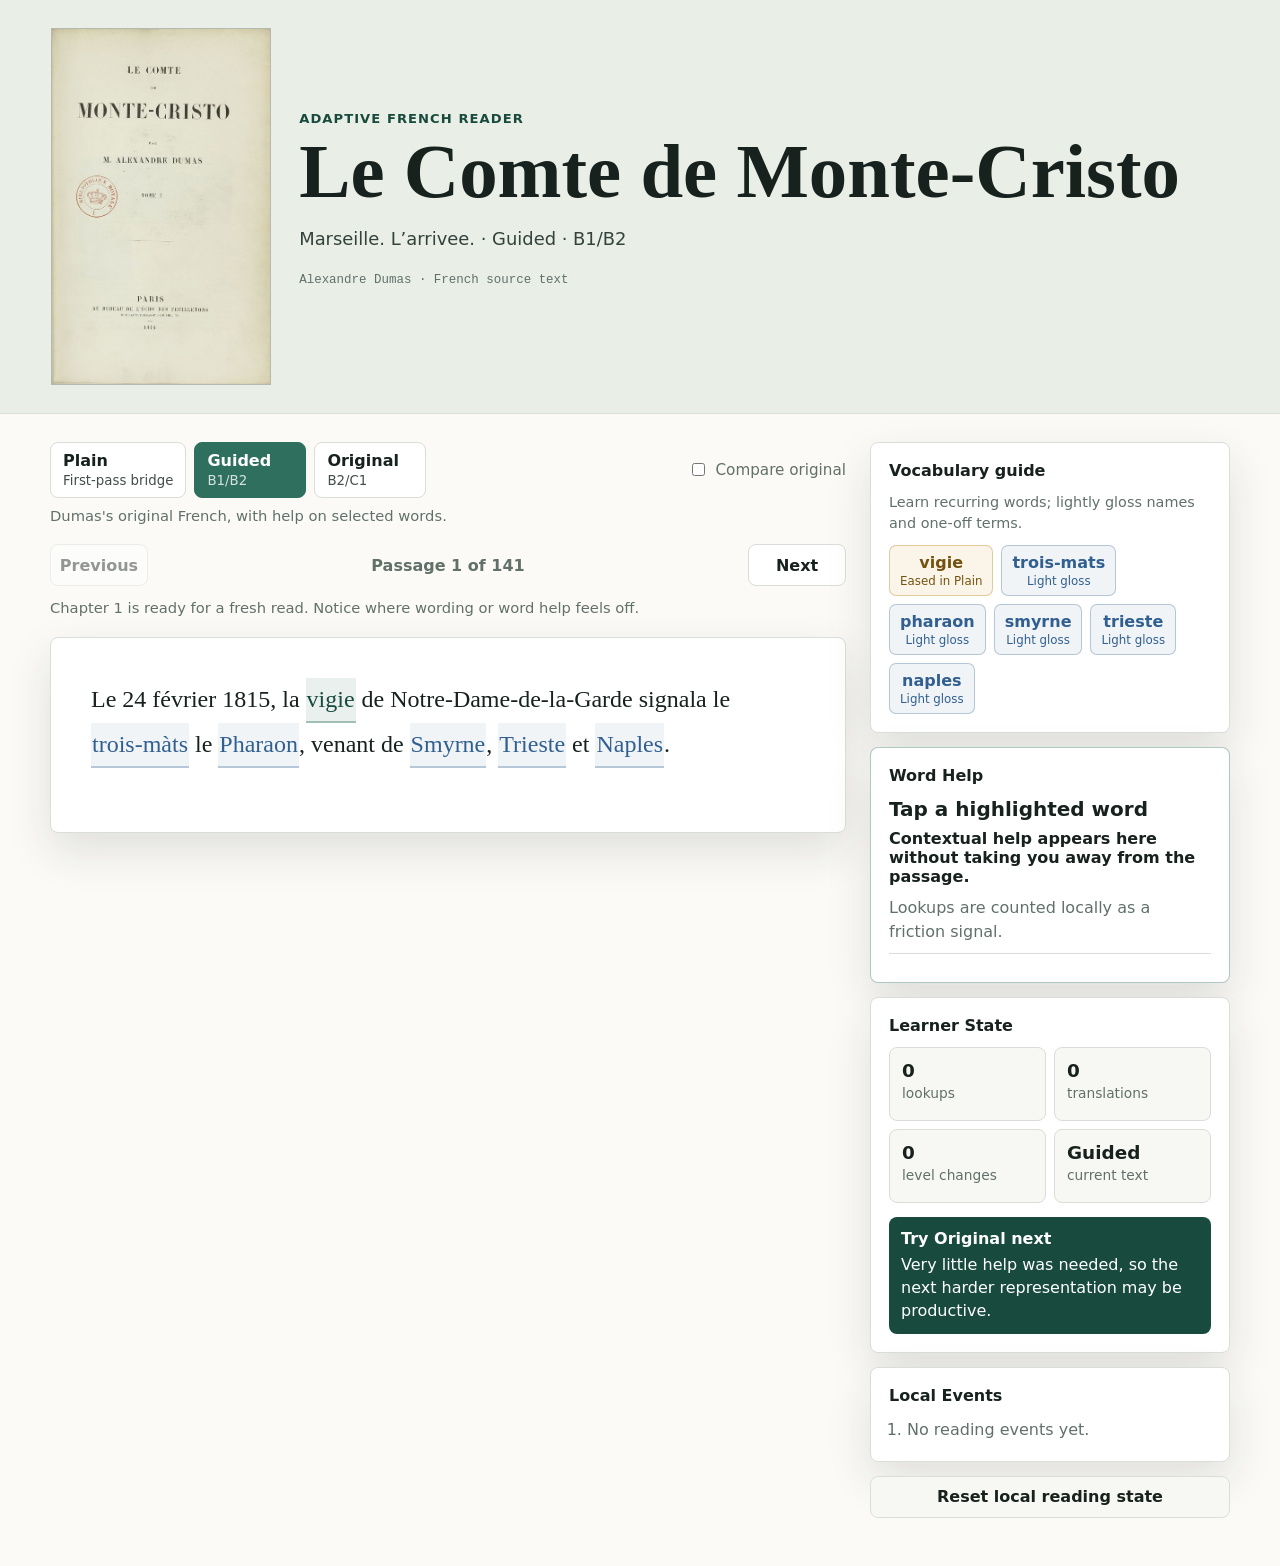
<file: index.html>
<!doctype html>
<html lang="en">
  <head>
    <meta charset="utf-8">
    <meta name="viewport" content="width=device-width, initial-scale=1">
    <title>Multi-Read</title>
    <link rel="stylesheet" href="src/styles.css">
  </head>
  <body>
    <main class="app-shell">
      <header class="topbar">
        <div class="cover-wrap" aria-label="Monte-Cristo cover art">
          <img src="assets/monte-cristo-cover.jpg" alt="Illustrated cover from the French Monte-Cristo EPUB">
        </div>
        <div class="hero-copy">
          <p class="eyebrow">Adaptive French reader</p>
          <h1 id="title">Multi-Read</h1>
          <p class="subtitle" id="subtitle">Loading chapter...</p>
          <p class="source-meta" id="sourceMeta"></p>
        </div>
      </header>

      <div class="reader-layout">
        <section class="reader-main" aria-label="Reader">
          <div class="toolbar">
            <div class="mode-buttons" id="modeButtons" aria-label="Choose text difficulty"></div>
            <label class="toggle-row">
              <input id="compareToggle" type="checkbox">
              Compare original
            </label>
          </div>
          <p class="mode-description" id="modeDescription"></p>

          <nav class="passage-nav" aria-label="Passage navigation">
            <button class="nav-button" id="previousPassage" type="button">Previous</button>
            <div class="passage-progress" id="passageProgress"></div>
            <button class="nav-button" id="nextPassage" type="button">Next</button>
          </nav>
          <p class="chapter-status" id="chapterStatus"></p>

          <div class="reader-card">
            <div class="passage-text" id="passageText"></div>
            <aside class="comparison" id="comparison" hidden>
              <h2>Original Source</h2>
              <div id="comparisonText"></div>
            </aside>
          </div>
        </section>

        <aside class="side-panel" aria-label="Learning tools">
          <section class="panel-card vocabulary-card">
            <h2>Vocabulary guide</h2>
            <p class="vocabulary-intro">Learn recurring words; lightly gloss names and one-off terms.</p>
            <div id="vocabularyFocus" class="vocabulary-focus"></div>
          </section>

          <section class="panel-card help-card" id="helpPanel">
            <h2>Word Help</h2>
            <h3 class="help-title" id="helpTitle">Tap a highlighted word</h3>
            <p class="help-body" id="helpBody"></p>
            <p class="help-note" id="helpNote"></p>
            <p class="help-analysis" id="helpAnalysis"></p>
          </section>

          <section class="panel-card">
            <h2>Learner State</h2>
            <ul class="learner-stats" id="learnerStats"></ul>
            <div class="recommendation" id="recommendation"></div>
          </section>

          <section class="panel-card">
            <h2>Local Events</h2>
            <ol class="event-log" id="eventLog"></ol>
          </section>

          <button class="reset-button" id="resetButton" type="button">Reset local reading state</button>
        </aside>
      </div>
    </main>

    <script src="src/app.js"></script>
  </body>
</html>
</file>
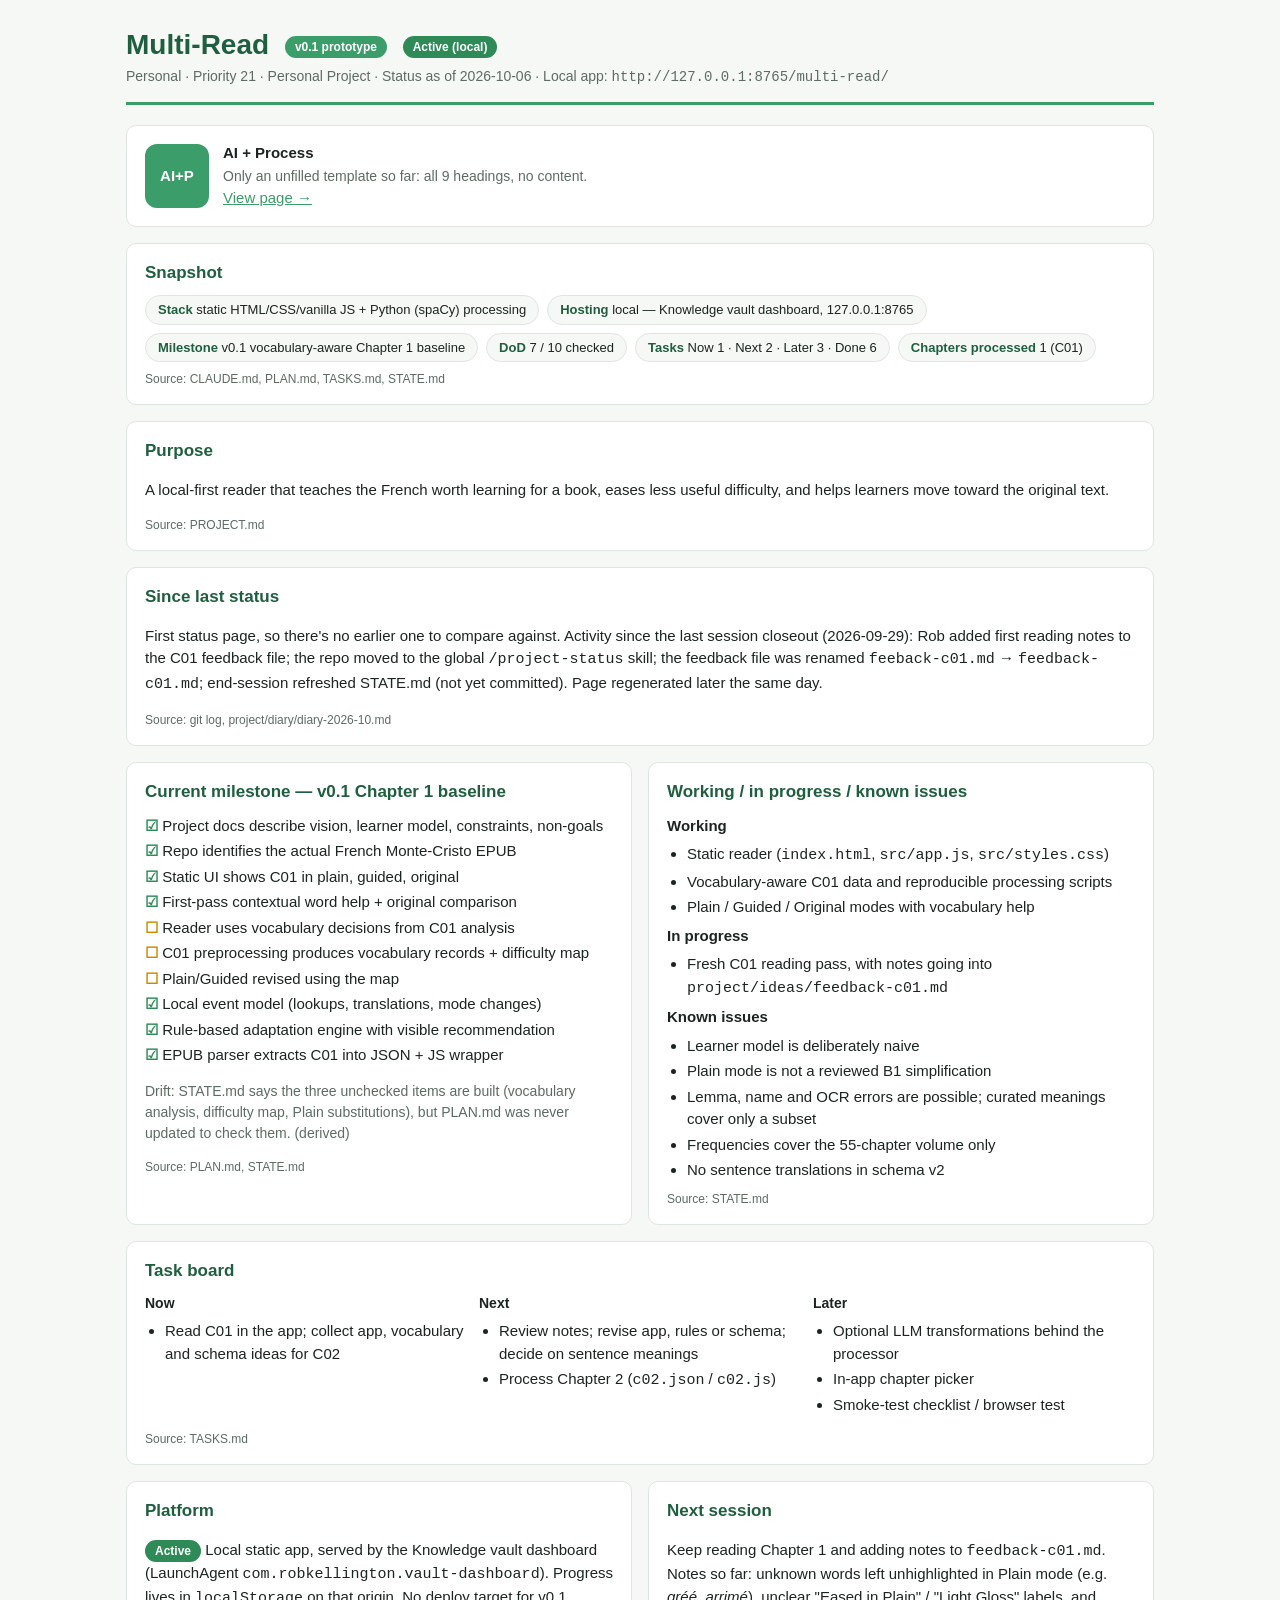
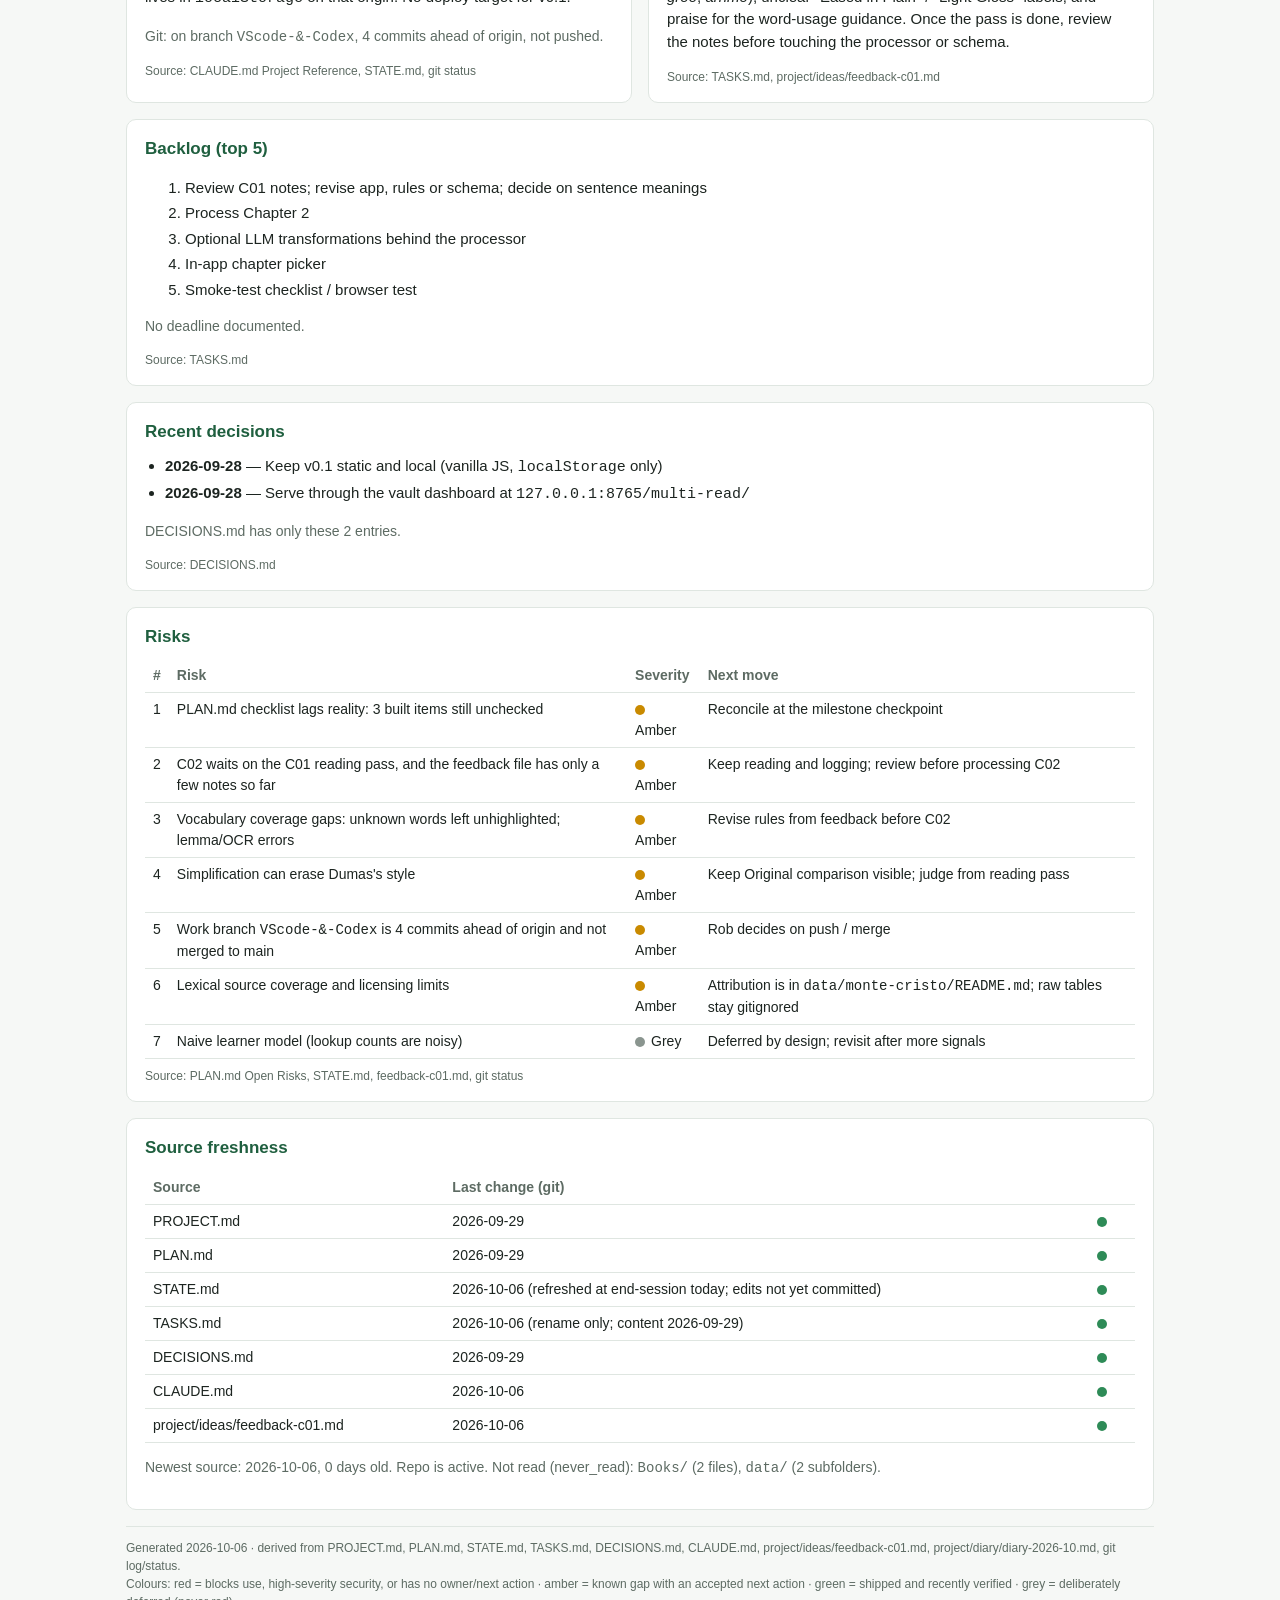
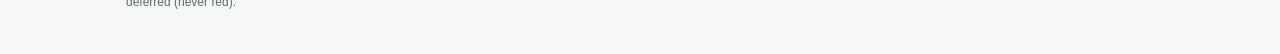
<file: project/status/status-2026-10-06.html>
<!doctype html>
<html lang="en">
<head>
<meta charset="utf-8">
<meta name="viewport" content="width=device-width, initial-scale=1">
<title>Multi-Read Status</title>
<style>
:root{--primary:#1f5f3f;--accent:#3a9d6a;--bg:#f6f8f6;--card:#fff;--ink:#1c2420;--muted:#5d6b63;--line:#dfe6e1;
--green:#2e8b57;--amber:#c98a00;--red:#c0392b;--grey:#8a958f}
@media (prefers-color-scheme:dark){:root{--bg:#121714;--card:#1b221e;--ink:#e6ece8;--muted:#9aa8a0;--line:#2c3631;--primary:#7fd1a4;--accent:#5fbf8a}}
*{box-sizing:border-box}
body{margin:0;background:var(--bg);color:var(--ink);font:15px/1.5 -apple-system,BlinkMacSystemFont,"Segoe UI",Roboto,Helvetica,Arial,sans-serif}
main{max-width:1060px;margin:0 auto;padding:24px 16px 48px}
header{border-bottom:3px solid var(--accent);padding-bottom:14px;margin-bottom:20px}
h1{margin:0;font-size:28px;color:var(--primary)}
h2{font-size:17px;margin:0 0 10px;color:var(--primary)}
.sub{color:var(--muted);font-size:14px}
.badge{display:inline-block;padding:2px 10px;border-radius:999px;font-size:12px;font-weight:600;color:#fff;background:var(--accent);vertical-align:middle;margin-left:8px}
.badge.amber{background:var(--amber)}.badge.grey{background:var(--grey)}.badge.green{background:var(--green)}.badge.red{background:var(--red)}
.grid{display:grid;grid-template-columns:1fr 1fr;gap:16px}
@media (max-width:760px){.grid{grid-template-columns:1fr}}
section{background:var(--card);border:1px solid var(--line);border-radius:10px;padding:16px 18px;margin-bottom:16px}
.pills{display:flex;flex-wrap:wrap;gap:8px}
.pill{border:1px solid var(--line);border-radius:999px;padding:4px 12px;font-size:13px;background:var(--bg)}
.pill b{color:var(--primary)}
ul{margin:6px 0;padding-left:20px}
li{margin:3px 0}
ul.check{list-style:none;padding-left:0}
ul.check li::before{content:"☐ ";color:var(--amber);font-weight:700}
ul.check li.done::before{content:"☑ ";color:var(--green)}
table{width:100%;border-collapse:collapse;font-size:14px}
th,td{text-align:left;padding:6px 8px;border-bottom:1px solid var(--line);vertical-align:top}
th{color:var(--muted);font-weight:600}
.dot{display:inline-block;width:10px;height:10px;border-radius:50%;margin-right:6px;vertical-align:middle}
.g{background:var(--green)}.a{background:var(--amber)}.r{background:var(--red)}.gr{background:var(--grey)}
.src{color:var(--muted);font-size:12px;margin-top:8px}
.cols3{display:grid;grid-template-columns:repeat(3,1fr);gap:12px}
@media (max-width:760px){.cols3{grid-template-columns:1fr}}
.cols3 h3{font-size:14px;margin:0 0 4px}
.card-ai{display:flex;gap:14px;align-items:center}
.card-ai .logo{width:64px;height:64px;border-radius:12px;background:var(--accent);color:#fff;display:flex;align-items:center;justify-content:center;font-weight:700}
a{color:var(--accent)}
footer{color:var(--muted);font-size:12px;border-top:1px solid var(--line);padding-top:12px}
</style>
</head>
<body>
<main>

<header>
  <h1>Multi-Read <span class="badge">v0.1 prototype</span> <span class="badge green">Active (local)</span></h1>
  <div class="sub">Personal · Priority 21 · Personal Project · Status as of 2026-10-06 · Local app: <code>http://127.0.0.1:8765/multi-read/</code></div>
</header>

<section class="card-ai">
  <div class="logo">AI+P</div>
  <div><b>AI + Process</b><br><span class="sub">Only an unfilled template so far: all 9 headings, no content.</span><br><a href="../../AI+PROCESS.md">View page →</a></div>
</section>

<section>
  <h2>Snapshot</h2>
  <div class="pills">
    <span class="pill"><b>Stack</b> static HTML/CSS/vanilla JS + Python (spaCy) processing</span>
    <span class="pill"><b>Hosting</b> local — Knowledge vault dashboard, 127.0.0.1:8765</span>
    <span class="pill"><b>Milestone</b> v0.1 vocabulary-aware Chapter 1 baseline</span>
    <span class="pill"><b>DoD</b> 7 / 10 checked</span>
    <span class="pill"><b>Tasks</b> Now 1 · Next 2 · Later 3 · Done 6</span>
    <span class="pill"><b>Chapters processed</b> 1 (C01)</span>
  </div>
  <div class="src">Source: CLAUDE.md, PLAN.md, TASKS.md, STATE.md</div>
</section>

<section>
  <h2>Purpose</h2>
  <p>A local-first reader that teaches the French worth learning for a book, eases less useful difficulty, and helps learners move toward the original text.</p>
  <div class="src">Source: PROJECT.md</div>
</section>

<section>
  <h2>Since last status</h2>
  <p>First status page, so there's no earlier one to compare against. Activity since the last session closeout (2026-09-29): Rob added first reading notes to the C01 feedback file; the repo moved to the global <code>/project-status</code> skill; the feedback file was renamed <code>feeback-c01.md</code> → <code>feedback-c01.md</code>; end-session refreshed STATE.md (not yet committed). Page regenerated later the same day.</p>
  <div class="src">Source: git log, project/diary/diary-2026-10.md</div>
</section>

<div class="grid">
<section>
  <h2>Current milestone — v0.1 Chapter 1 baseline</h2>
  <ul class="check">
    <li class="done">Project docs describe vision, learner model, constraints, non-goals</li>
    <li class="done">Repo identifies the actual French Monte-Cristo EPUB</li>
    <li class="done">Static UI shows C01 in plain, guided, original</li>
    <li class="done">First-pass contextual word help + original comparison</li>
    <li>Reader uses vocabulary decisions from C01 analysis</li>
    <li>C01 preprocessing produces vocabulary records + difficulty map</li>
    <li>Plain/Guided revised using the map</li>
    <li class="done">Local event model (lookups, translations, mode changes)</li>
    <li class="done">Rule-based adaptation engine with visible recommendation</li>
    <li class="done">EPUB parser extracts C01 into JSON + JS wrapper</li>
  </ul>
  <p class="sub">Drift: STATE.md says the three unchecked items are built (vocabulary analysis, difficulty map, Plain substitutions), but PLAN.md was never updated to check them. (derived)</p>
  <div class="src">Source: PLAN.md, STATE.md</div>
</section>

<section>
  <h2>Working / in progress / known issues</h2>
  <b>Working</b>
  <ul>
    <li>Static reader (<code>index.html</code>, <code>src/app.js</code>, <code>src/styles.css</code>)</li>
    <li>Vocabulary-aware C01 data and reproducible processing scripts</li>
    <li>Plain / Guided / Original modes with vocabulary help</li>
  </ul>
  <b>In progress</b>
  <ul><li>Fresh C01 reading pass, with notes going into <code>project/ideas/feedback-c01.md</code></li></ul>
  <b>Known issues</b>
  <ul>
    <li>Learner model is deliberately naive</li>
    <li>Plain mode is not a reviewed B1 simplification</li>
    <li>Lemma, name and OCR errors are possible; curated meanings cover only a subset</li>
    <li>Frequencies cover the 55-chapter volume only</li>
    <li>No sentence translations in schema v2</li>
  </ul>
  <div class="src">Source: STATE.md</div>
</section>
</div>

<section>
  <h2>Task board</h2>
  <div class="cols3">
    <div><h3>Now</h3><ul><li>Read C01 in the app; collect app, vocabulary and schema ideas for C02</li></ul></div>
    <div><h3>Next</h3><ul><li>Review notes; revise app, rules or schema; decide on sentence meanings</li><li>Process Chapter 2 (<code>c02.json</code> / <code>c02.js</code>)</li></ul></div>
    <div><h3>Later</h3><ul><li>Optional LLM transformations behind the processor</li><li>In-app chapter picker</li><li>Smoke-test checklist / browser test</li></ul></div>
  </div>
  <div class="src">Source: TASKS.md</div>
</section>

<div class="grid">
<section>
  <h2>Platform</h2>
  <p><span class="badge green" style="margin-left:0">Active</span> Local static app, served by the Knowledge vault dashboard (LaunchAgent <code>com.robkellington.vault-dashboard</code>). Progress lives in <code>localStorage</code> on that origin. No deploy target for v0.1.</p>
  <p class="sub">Git: on branch <code>VScode-&amp;-Codex</code>, 4 commits ahead of origin, not pushed.</p>
  <div class="src">Source: CLAUDE.md Project Reference, STATE.md, git status</div>
</section>

<section>
  <h2>Next session</h2>
  <p>Keep reading Chapter 1 and adding notes to <code>feedback-c01.md</code>. Notes so far: unknown words left unhighlighted in Plain mode (e.g. <i>gréé</i>, <i>arrimé</i>), unclear "Eased in Plain" / "Light Gloss" labels, and praise for the word-usage guidance. Once the pass is done, review the notes before touching the processor or schema.</p>
  <div class="src">Source: TASKS.md, project/ideas/feedback-c01.md</div>
</section>
</div>

<section>
  <h2>Backlog (top 5)</h2>
  <ol>
    <li>Review C01 notes; revise app, rules or schema; decide on sentence meanings</li>
    <li>Process Chapter 2</li>
    <li>Optional LLM transformations behind the processor</li>
    <li>In-app chapter picker</li>
    <li>Smoke-test checklist / browser test</li>
  </ol>
  <p class="sub">No deadline documented.</p>
  <div class="src">Source: TASKS.md</div>
</section>

<section>
  <h2>Recent decisions</h2>
  <ul>
    <li><b>2026-09-28</b> — Keep v0.1 static and local (vanilla JS, <code>localStorage</code> only)</li>
    <li><b>2026-09-28</b> — Serve through the vault dashboard at <code>127.0.0.1:8765/multi-read/</code></li>
  </ul>
  <p class="sub">DECISIONS.md has only these 2 entries.</p>
  <div class="src">Source: DECISIONS.md</div>
</section>

<section>
  <h2>Risks</h2>
  <table>
    <tr><th>#</th><th>Risk</th><th>Severity</th><th>Next move</th></tr>
    <tr><td>1</td><td>PLAN.md checklist lags reality: 3 built items still unchecked</td><td><span class="dot a"></span>Amber</td><td>Reconcile at the milestone checkpoint</td></tr>
    <tr><td>2</td><td>C02 waits on the C01 reading pass, and the feedback file has only a few notes so far</td><td><span class="dot a"></span>Amber</td><td>Keep reading and logging; review before processing C02</td></tr>
    <tr><td>3</td><td>Vocabulary coverage gaps: unknown words left unhighlighted; lemma/OCR errors</td><td><span class="dot a"></span>Amber</td><td>Revise rules from feedback before C02</td></tr>
    <tr><td>4</td><td>Simplification can erase Dumas's style</td><td><span class="dot a"></span>Amber</td><td>Keep Original comparison visible; judge from reading pass</td></tr>
    <tr><td>5</td><td>Work branch <code>VScode-&amp;-Codex</code> is 4 commits ahead of origin and not merged to main</td><td><span class="dot a"></span>Amber</td><td>Rob decides on push / merge</td></tr>
    <tr><td>6</td><td>Lexical source coverage and licensing limits</td><td><span class="dot a"></span>Amber</td><td>Attribution is in <code>data/monte-cristo/README.md</code>; raw tables stay gitignored</td></tr>
    <tr><td>7</td><td>Naive learner model (lookup counts are noisy)</td><td><span class="dot gr"></span>Grey</td><td>Deferred by design; revisit after more signals</td></tr>
  </table>
  <div class="src">Source: PLAN.md Open Risks, STATE.md, feedback-c01.md, git status</div>
</section>

<section>
  <h2>Source freshness</h2>
  <table>
    <tr><th>Source</th><th>Last change (git)</th><th></th></tr>
    <tr><td>PROJECT.md</td><td>2026-09-29</td><td><span class="dot g"></span></td></tr>
    <tr><td>PLAN.md</td><td>2026-09-29</td><td><span class="dot g"></span></td></tr>
    <tr><td>STATE.md</td><td>2026-10-06 (refreshed at end-session today; edits not yet committed)</td><td><span class="dot g"></span></td></tr>
    <tr><td>TASKS.md</td><td>2026-10-06 (rename only; content 2026-09-29)</td><td><span class="dot g"></span></td></tr>
    <tr><td>DECISIONS.md</td><td>2026-09-29</td><td><span class="dot g"></span></td></tr>
    <tr><td>CLAUDE.md</td><td>2026-10-06</td><td><span class="dot g"></span></td></tr>
    <tr><td>project/ideas/feedback-c01.md</td><td>2026-10-06</td><td><span class="dot g"></span></td></tr>
  </table>
  <p class="sub">Newest source: 2026-10-06, 0 days old. Repo is active. Not read (never_read): <code>Books/</code> (2 files), <code>data/</code> (2 subfolders).</p>
</section>

<footer>
  Generated 2026-10-06 · derived from PROJECT.md, PLAN.md, STATE.md, TASKS.md, DECISIONS.md, CLAUDE.md, project/ideas/feedback-c01.md, project/diary/diary-2026-10.md, git log/status.<br>
  Colours: red = blocks use, high-severity security, or has no owner/next action · amber = known gap with an accepted next action · green = shipped and recently verified · grey = deliberately deferred (never red).
</footer>

</main>
</body>
</html>
</file>
<file: src/styles.css>
:root {
  color-scheme: light;
  --ink: #17211d;
  --muted: #61706a;
  --paper: #fbfaf6;
  --panel: #ffffff;
  --line: #d9ded8;
  --accent: #2f6f5e;
  --accent-strong: #184b3d;
  --gold: #b88732;
  --blue: #315f8f;
  --shadow: 0 18px 45px rgba(23, 33, 29, 0.12);
  font-family: Inter, ui-sans-serif, system-ui, -apple-system, BlinkMacSystemFont, "Segoe UI", sans-serif;
}

* {
  box-sizing: border-box;
}

body {
  margin: 0;
  min-height: 100vh;
  background: var(--paper);
  color: var(--ink);
}

button,
input {
  font: inherit;
}

button {
  cursor: pointer;
}

.app-shell {
  min-height: 100vh;
}

.topbar {
  display: grid;
  grid-template-columns: minmax(120px, 220px) 1fr;
  gap: 28px;
  align-items: stretch;
  padding: 28px clamp(18px, 4vw, 56px);
  background: #e9eee7;
  border-bottom: 1px solid var(--line);
}

.cover-wrap {
  min-height: 250px;
  border: 1px solid rgba(23, 33, 29, 0.18);
  background: #d6dccf;
  overflow: hidden;
}

.cover-wrap img {
  width: 100%;
  height: 100%;
  display: block;
  object-fit: cover;
}

.hero-copy {
  display: flex;
  flex-direction: column;
  justify-content: center;
  max-width: 980px;
}

.eyebrow {
  margin: 0 0 10px;
  color: var(--accent-strong);
  font-size: 0.82rem;
  font-weight: 700;
  letter-spacing: 0.08em;
  text-transform: uppercase;
}

h1 {
  margin: 0;
  font-family: Georgia, "Times New Roman", serif;
  font-size: clamp(2.25rem, 6vw, 5rem);
  line-height: 0.95;
  letter-spacing: 0;
}

.subtitle {
  margin: 16px 0 0;
  max-width: 760px;
  color: #33423c;
  font-size: 1.12rem;
  line-height: 1.55;
}

.source-meta {
  margin-top: 18px;
  color: var(--muted);
  font-family: ui-monospace, SFMono-Regular, Menlo, Consolas, monospace;
  font-size: 0.78rem;
  line-height: 1.5;
}

.reader-layout {
  display: grid;
  grid-template-columns: minmax(0, 1fr) minmax(280px, 360px);
  gap: 24px;
  width: min(1180px, calc(100% - 36px));
  margin: 28px auto 48px;
  align-items: start;
}

.reader-main,
.side-panel {
  min-width: 0;
}

.toolbar {
  display: flex;
  flex-wrap: wrap;
  gap: 12px;
  align-items: center;
  justify-content: space-between;
  margin-bottom: 8px;
}

.mode-description {
  margin: 0 0 18px;
  color: var(--muted);
  font-size: 0.92rem;
  line-height: 1.4;
}

.mode-buttons {
  display: flex;
  flex-wrap: wrap;
  gap: 8px;
}

.mode-button {
  min-width: 112px;
  min-height: 56px;
  padding: 8px 12px;
  border: 1px solid var(--line);
  border-radius: 8px;
  color: var(--ink);
  background: var(--panel);
  text-align: left;
}

.mode-button[aria-pressed="true"] {
  border-color: var(--accent);
  color: #fff;
  background: var(--accent);
}

.mode-button span,
.mode-button small {
  display: block;
}

.mode-button span {
  font-weight: 750;
}

.mode-button small {
  margin-top: 3px;
  opacity: 0.8;
}

.toggle-row {
  display: inline-flex;
  gap: 8px;
  align-items: center;
  color: var(--muted);
  font-size: 0.95rem;
}

.passage-nav {
  display: grid;
  grid-template-columns: minmax(98px, auto) 1fr minmax(98px, auto);
  gap: 10px;
  align-items: center;
  margin-bottom: 18px;
}

.nav-button {
  min-height: 42px;
  border: 1px solid var(--line);
  border-radius: 8px;
  color: var(--ink);
  background: var(--panel);
  font-weight: 750;
}

.nav-button:disabled {
  cursor: not-allowed;
  opacity: 0.45;
}

.passage-progress {
  color: var(--muted);
  font-weight: 750;
  text-align: center;
}

.chapter-status {
  min-height: 1.4em;
  margin: -6px 0 18px;
  color: var(--muted);
  font-size: 0.92rem;
  line-height: 1.4;
}

.reader-card,
.panel-card {
  border: 1px solid var(--line);
  border-radius: 8px;
  background: var(--panel);
  box-shadow: var(--shadow);
}

.reader-card {
  padding: clamp(20px, 4vw, 40px);
}

.passage-text {
  font-family: Georgia, "Times New Roman", serif;
  font-size: clamp(1.24rem, 2vw, 1.5rem);
  line-height: 1.8;
}

.sentence {
  margin-bottom: 24px;
}

.sentence p {
  margin: 0;
}

.sentence-actions {
  margin-top: 10px;
}

.text-button {
  border: 0;
  padding: 0;
  color: var(--blue);
  background: transparent;
  font-weight: 700;
}

.text-button:disabled {
  cursor: not-allowed;
  color: var(--muted);
  opacity: 0.62;
}

.translation {
  display: none;
  margin-top: 10px;
  padding: 12px 14px;
  border-left: 3px solid var(--gold);
  color: #39423f;
  background: #fbf4e8;
  font-family: Inter, ui-sans-serif, system-ui, sans-serif;
  font-size: 0.98rem;
  line-height: 1.55;
}

.translation.is-open {
  display: block;
}

.word-help {
  border: 0;
  border-bottom: 2px solid rgba(47, 111, 94, 0.38);
  padding: 0 1px;
  color: var(--accent-strong);
  background: rgba(47, 111, 94, 0.1);
  font-family: inherit;
  font-size: inherit;
}

.word-help:hover,
.word-help:focus-visible {
  outline: 2px solid rgba(47, 111, 94, 0.45);
  outline-offset: 2px;
}

.word-help[data-classification="ignore_or_gloss"] {
  color: var(--blue);
  border-color: rgba(49, 95, 143, 0.3);
  background: rgba(49, 95, 143, 0.07);
}

.comparison {
  margin-top: 18px;
  padding-top: 18px;
  border-top: 1px solid var(--line);
}

.comparison h2,
.panel-card h2 {
  margin: 0 0 12px;
  font-size: 1rem;
}

.comparison p {
  margin: 0 0 10px;
  color: var(--muted);
  font-family: Georgia, "Times New Roman", serif;
  line-height: 1.65;
}

.side-panel {
  display: grid;
  gap: 14px;
  position: sticky;
  top: 14px;
}

.panel-card {
  padding: 18px;
}

.help-card {
  border-color: rgba(47, 111, 94, 0.38);
}

.vocabulary-intro {
  margin: 0 0 12px;
  color: var(--muted);
  font-size: 0.9rem;
  line-height: 1.45;
}

.vocabulary-focus {
  display: flex;
  flex-wrap: wrap;
  gap: 8px;
}

.vocabulary-focus button {
  padding: 7px 10px;
  border: 1px solid rgba(47, 111, 94, 0.35);
  border-radius: 7px;
  background: #f0f6f1;
  color: var(--accent-strong);
  font-weight: 700;
}

.vocabulary-focus button span {
  display: block;
  margin-top: 2px;
  font-size: 0.74rem;
  font-weight: 500;
}

.vocabulary-focus button[data-classification="ignore_or_gloss"] {
  border-color: rgba(49, 95, 143, 0.3);
  color: var(--blue);
  background: rgba(49, 95, 143, 0.07);
}

.vocabulary-focus button[data-classification="simplify"] {
  border-color: rgba(184, 135, 50, 0.4);
  color: #73530f;
  background: #fbf4e8;
}

.help-title {
  margin: 0 0 8px;
  font-size: 1.25rem;
}

.help-body {
  margin: 0;
  font-weight: 750;
}

.help-note {
  margin: 10px 0 0;
  color: var(--muted);
  line-height: 1.45;
}

.help-analysis {
  margin: 10px 0 0;
  padding-top: 10px;
  border-top: 1px solid var(--line);
  color: var(--muted);
  font-size: 0.88rem;
  line-height: 1.45;
}

.learner-stats {
  display: grid;
  grid-template-columns: 1fr 1fr;
  gap: 8px;
  padding: 0;
  margin: 0 0 14px;
  list-style: none;
}

.learner-stats li {
  min-height: 74px;
  padding: 12px;
  border: 1px solid var(--line);
  border-radius: 8px;
  background: #f7f8f4;
}

.learner-stats strong,
.learner-stats span {
  display: block;
}

.learner-stats strong {
  font-size: 1.15rem;
}

.learner-stats span {
  margin-top: 4px;
  color: var(--muted);
  font-size: 0.86rem;
}

.recommendation {
  display: grid;
  gap: 5px;
  padding: 12px;
  border-radius: 8px;
  color: #fff;
  background: var(--accent-strong);
}

.recommendation span {
  line-height: 1.45;
}

.event-log {
  margin: 0;
  padding-left: 18px;
  color: var(--muted);
  line-height: 1.6;
}

.reset-button {
  width: 100%;
  min-height: 42px;
  border: 1px solid var(--line);
  border-radius: 8px;
  color: var(--ink);
  background: #f7f8f4;
  font-weight: 750;
}

@media (max-width: 860px) {
  .topbar,
  .reader-layout {
    grid-template-columns: 1fr;
  }

  .cover-wrap {
    max-height: 280px;
  }

  .side-panel {
    position: static;
  }
}

@media (max-width: 520px) {
  .topbar {
    padding: 18px;
  }

  .reader-layout {
    width: min(100% - 24px, 1180px);
    margin-top: 18px;
  }

  .toolbar,
  .mode-buttons,
  .passage-nav {
    display: grid;
    grid-template-columns: 1fr;
    width: 100%;
  }

  .mode-button {
    width: 100%;
  }

  .learner-stats {
    grid-template-columns: 1fr;
  }
}
</file>
